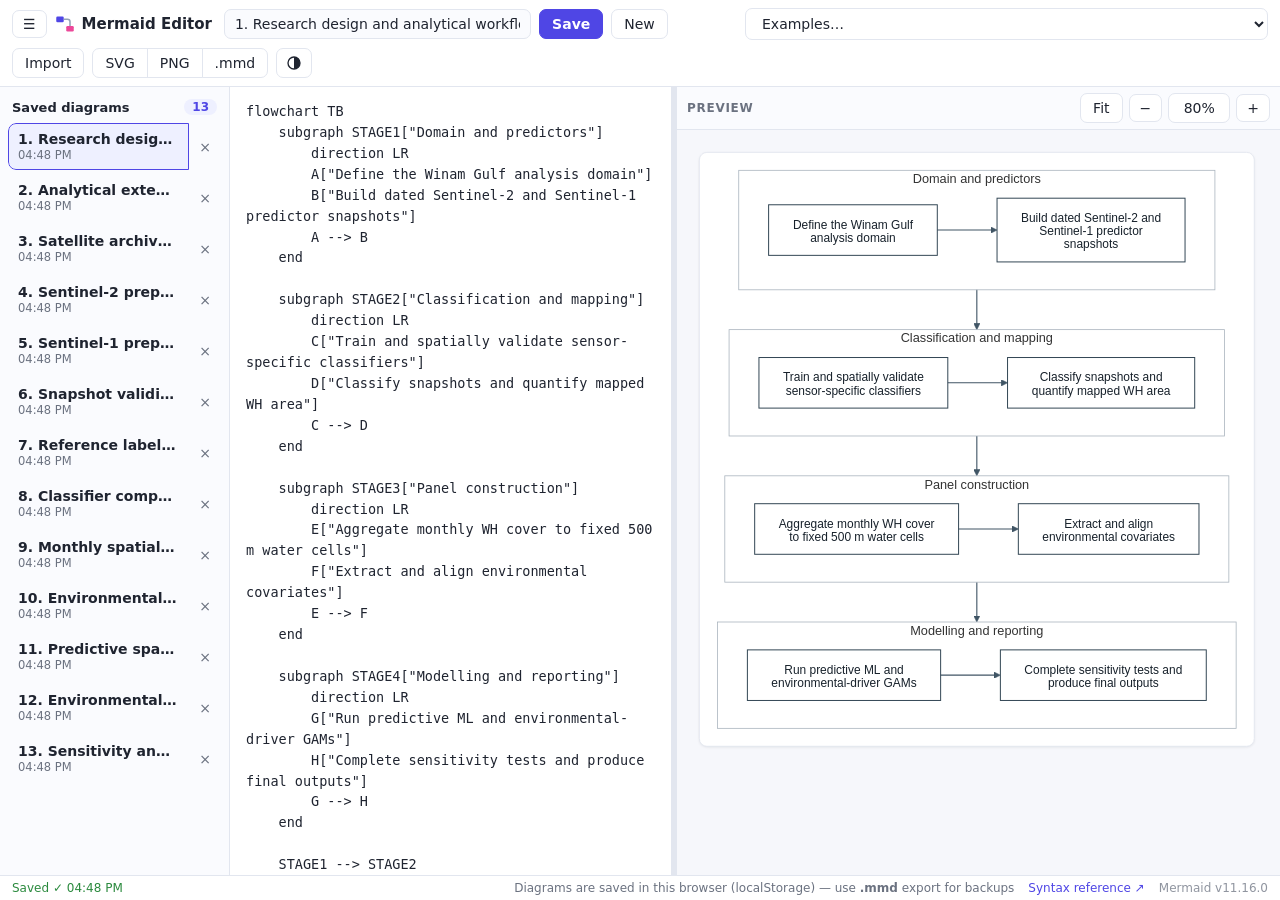
<file: mermaid-editor/index.html>
<!DOCTYPE html>
<html lang="en">
<head>
<meta charset="utf-8">
<meta name="viewport" content="width=device-width, initial-scale=1">
<title>Mermaid Flowchart Editor</title>
<link rel="icon" href="data:image/svg+xml,%3Csvg xmlns='http://www.w3.org/2000/svg' viewBox='0 0 32 32'%3E%3Crect x='2' y='4' width='12' height='9' rx='2' fill='%234f46e5'/%3E%3Crect x='18' y='19' width='12' height='9' rx='2' fill='%23ec4899'/%3E%3Cpath d='M14 8.5h6a4 4 0 0 1 4 4v6.5' stroke='%2394a3b8' stroke-width='2.5' fill='none'/%3E%3C/svg%3E">
<link rel="stylesheet" href="styles.css">
</head>
<body>

<header class="topbar">
  <button id="btn-sidebar" class="icon-btn" title="Show / hide saved diagrams">☰</button>
  <div class="brand" title="Mermaid Flowchart Editor">
    <svg viewBox="0 0 32 32" width="20" height="20" aria-hidden="true"><rect x="2" y="4" width="12" height="9" rx="2" fill="#4f46e5"/><rect x="18" y="19" width="12" height="9" rx="2" fill="#ec4899"/><path d="M14 8.5h6a4 4 0 0 1 4 4v6.5" stroke="#94a3b8" stroke-width="2.5" fill="none"/></svg>
    <span>Mermaid&nbsp;Editor</span>
  </div>
  <input id="diagram-name" type="text" placeholder="Untitled diagram" autocomplete="off" spellcheck="false">
  <button id="btn-save" class="primary" title="Save to this browser (Ctrl+S)">Save</button>
  <button id="btn-new" title="Start a new diagram">New</button>
  <span class="flex-spacer"></span>
  <select id="examples" title="Insert an example">
    <option value="" selected disabled>Examples…</option>
  </select>
  <button id="btn-import" title="Open a .mmd text file">Import</button>
  <input id="file-input" type="file" accept=".mmd,.mermaid,.txt" hidden>
  <span class="btn-group" role="group" aria-label="Export">
    <button id="btn-export-svg" title="Download as SVG image">SVG</button>
    <button id="btn-export-png" title="Download as PNG image (2× resolution)">PNG</button>
    <button id="btn-export-mmd" title="Download the Mermaid source as a .mmd file">.mmd</button>
  </span>
  <button id="btn-theme" class="icon-btn theme-btn" title="Appearance"></button>
</header>

<div class="layout">
  <aside id="sidebar">
    <div class="sidebar-head">
      <span>Saved diagrams</span>
      <span id="saved-count" class="count-badge">0</span>
    </div>
    <ul id="saved-list"></ul>
    <p id="sidebar-empty" class="sidebar-empty">Nothing saved yet.<br>Press <strong>Save</strong> to keep a diagram in this browser.</p>
  </aside>

  <main class="split">
    <section class="editor-pane" id="editor-pane">
      <textarea id="code" spellcheck="false" autocomplete="off" autocapitalize="off"
        placeholder="Type Mermaid code here, e.g.&#10;&#10;flowchart TD&#10;    A[Start] --> B{Decision}&#10;    B -- Yes --> C[Do it]&#10;    B -- No  --> D[Skip]"></textarea>
    </section>

    <div class="divider" id="divider" title="Drag to resize"></div>

    <section class="preview-pane">
      <div class="preview-toolbar">
        <span class="preview-label">Preview</span>
        <span class="flex-spacer"></span>
        <button id="btn-zoom-fit" title="Scale the diagram to fit the pane">Fit</button>
        <button id="btn-zoom-out" class="icon-btn" title="Zoom out">−</button>
        <button id="btn-zoom-reset" class="zoom-reset" title="Reset to actual size">100%</button>
        <button id="btn-zoom-in" class="icon-btn" title="Zoom in">+</button>
      </div>
      <div id="error-bar" hidden></div>
      <div id="preview-scroll">
        <div id="preview"></div>
      </div>
    </section>
  </main>
</div>

<!-- In-page confirmation. Native confirm() is ignored in sandboxed frames
     (no allow-modals), which silently cancelled every action it guarded. -->
<div id="dialog-backdrop" class="dialog-backdrop" hidden>
  <div class="dialog" role="dialog" aria-modal="true" aria-labelledby="dialog-title" aria-describedby="dialog-body">
    <h2 id="dialog-title"></h2>
    <p id="dialog-body"></p>
    <div class="dialog-actions">
      <button id="dialog-cancel"></button>
      <button id="dialog-extra" hidden></button>
      <button id="dialog-confirm" class="primary"></button>
    </div>
  </div>
</div>

<div id="toast" class="toast" role="status" aria-live="polite" hidden></div>

<footer class="statusbar">
  <span id="save-status">Not saved yet</span>
  <span class="flex-spacer"></span>
  <span class="statusbar-note">Diagrams are saved in this browser (localStorage) — use <strong>.mmd</strong> export for backups</span>
  <a href="https://mermaid.js.org/syntax/flowchart.html" target="_blank" rel="noopener">Syntax reference ↗</a>
  <span class="dim">Mermaid v11.16.0</span>
</footer>

<script src="vendor/mermaid.min.js"></script>
<script src="library.js"></script>
<script src="app.js"></script>
</body>
</html>
</file>
<file: mermaid-editor/styles.css>
/* ---------- theme ---------- */
:root {
  --bg: #f6f7fb;
  --panel: #ffffff;
  --panel-alt: #fafbfe;
  --border: #e2e6ef;
  --text: #1f2430;
  --text-dim: #6b7280;
  --accent: #4f46e5;
  --accent-soft: #eef0ff;
  --danger: #c92a2a;
  --error-bg: #fff0f0;
  --error-border: #ffc9c9;
  --shadow: 0 1px 3px rgba(15, 23, 42, 0.08);
  color-scheme: light;
}

/* Dark tokens apply in two cases: the OS asks for dark and the user hasn't
   pinned light, or the user pinned dark outright. The rule is duplicated
   rather than combined so neither case depends on selector ordering.
   data-theme is set by the toolbar toggle; absent means "follow the OS". */
@media (prefers-color-scheme: dark) {
  :root:not([data-theme="light"]) {
    --bg: #14161d;
    --panel: #1d2027;
    --panel-alt: #191c23;
    --border: #2e323d;
    --text: #e6e8ee;
    --text-dim: #9aa1af;
    --accent: #818cf8;
    --accent-soft: #262a44;
    --danger: #ff8787;
    --error-bg: #2c1c1e;
    --error-border: #5c2a2e;
    --shadow: 0 1px 3px rgba(0, 0, 0, 0.4);
    color-scheme: dark;
  }
}

:root[data-theme="dark"] {
  --bg: #14161d;
  --panel: #1d2027;
  --panel-alt: #191c23;
  --border: #2e323d;
  --text: #e6e8ee;
  --text-dim: #9aa1af;
  --accent: #818cf8;
  --accent-soft: #262a44;
  --danger: #ff8787;
  --error-bg: #2c1c1e;
  --error-border: #5c2a2e;
  --shadow: 0 1px 3px rgba(0, 0, 0, 0.4);
  color-scheme: dark;
}

* { box-sizing: border-box; }

html, body {
  height: 100%;
  margin: 0;
}

body {
  display: flex;
  flex-direction: column;
  font-family: ui-sans-serif, system-ui, -apple-system, "Segoe UI", Roboto, Arial, sans-serif;
  font-size: 14px;
  color: var(--text);
  background: var(--bg);
}

/* ---------- top bar ---------- */
.topbar {
  display: flex;
  align-items: center;
  gap: 8px;
  padding: 8px 12px;
  background: var(--panel);
  border-bottom: 1px solid var(--border);
  flex-wrap: wrap;
}

.brand {
  display: flex;
  align-items: center;
  gap: 7px;
  font-weight: 650;
  font-size: 15px;
  margin-right: 4px;
  user-select: none;
  white-space: nowrap;
}

.flex-spacer { flex: 1; }

button, select {
  font: inherit;
  color: var(--text);
  background: var(--panel);
  border: 1px solid var(--border);
  border-radius: 7px;
  padding: 6px 12px;
  cursor: pointer;
}

button:hover, select:hover { border-color: var(--accent); }

button:active { transform: translateY(1px); }

button.primary {
  background: var(--accent);
  border-color: var(--accent);
  color: #fff;
  font-weight: 600;
}

button.primary:hover { filter: brightness(1.08); }

button.primary.dirty::after {
  content: " •";
  font-weight: 900;
}

.icon-btn {
  padding: 6px 10px;
  line-height: 1;
}

.theme-btn {
  display: inline-flex;
  align-items: center;
  justify-content: center;
  padding: 6px 9px;
}

.theme-btn svg { display: block; }

.btn-group {
  display: inline-flex;
}

.btn-group button {
  border-radius: 0;
  margin-left: -1px;
}

.btn-group button:first-child { border-radius: 7px 0 0 7px; margin-left: 0; }
.btn-group button:last-child { border-radius: 0 7px 7px 0; }

#diagram-name {
  font: inherit;
  color: var(--text);
  background: var(--panel-alt);
  border: 1px solid var(--border);
  border-radius: 7px;
  padding: 6px 10px;
  width: clamp(140px, 24vw, 320px);
}

#diagram-name:focus {
  outline: 2px solid var(--accent);
  outline-offset: -1px;
}

/* ---------- layout ---------- */
.layout {
  flex: 1;
  display: flex;
  min-height: 0;
}

/* ---------- sidebar ---------- */
#sidebar {
  width: 230px;
  flex: 0 0 auto;
  display: flex;
  flex-direction: column;
  background: var(--panel-alt);
  border-right: 1px solid var(--border);
  overflow-y: auto;
}

#sidebar.hidden { display: none; }

.sidebar-head {
  display: flex;
  align-items: center;
  justify-content: space-between;
  padding: 12px 12px 8px;
  font-weight: 650;
  font-size: 13px;
}

.count-badge {
  background: var(--accent-soft);
  color: var(--accent);
  border-radius: 99px;
  padding: 1px 8px;
  font-size: 12px;
  font-weight: 600;
}

#saved-list {
  list-style: none;
  margin: 0;
  padding: 0 8px 12px;
}

#saved-list li {
  display: flex;
  align-items: stretch;
  margin-bottom: 4px;
  border-radius: 8px;
  overflow: hidden;
}

#saved-list li.active .open-btn {
  background: var(--accent-soft);
  border-color: var(--accent);
}

.open-btn {
  flex: 1;
  min-width: 0;
  text-align: left;
  border: 1px solid transparent;
  background: transparent;
  padding: 7px 9px;
  border-radius: 8px 0 0 8px;
}

.open-btn:hover { background: var(--accent-soft); }

.open-btn .doc-name {
  display: block;
  font-weight: 600;
  white-space: nowrap;
  overflow: hidden;
  text-overflow: ellipsis;
}

.open-btn .doc-date {
  display: block;
  font-size: 11.5px;
  color: var(--text-dim);
  margin-top: 1px;
}

.del-btn {
  flex: 0 0 auto;
  border: 1px solid transparent;
  background: transparent;
  color: var(--text-dim);
  padding: 0 9px;
  border-radius: 0 8px 8px 0;
}

.del-btn:hover {
  color: var(--danger);
  background: var(--error-bg);
  border-color: transparent;
}

.sidebar-empty {
  padding: 4px 14px;
  color: var(--text-dim);
  font-size: 12.5px;
  line-height: 1.5;
}

/* ---------- split editor / preview ---------- */
.split {
  flex: 1;
  display: flex;
  min-width: 0;
  min-height: 0;
}

.editor-pane {
  flex: 0 0 42%;
  min-width: 180px;
  display: flex;
  min-height: 0;
}

#code {
  flex: 1;
  width: 100%;
  resize: none;
  border: none;
  outline: none;
  padding: 14px 16px;
  background: var(--panel);
  color: var(--text);
  font-family: ui-monospace, "Cascadia Code", "SF Mono", Menlo, Consolas, monospace;
  font-size: 13.5px;
  line-height: 1.55;
  tab-size: 4;
}

.divider {
  flex: 0 0 6px;
  cursor: col-resize;
  background: var(--border);
  transition: background 0.15s;
}

.divider:hover, .divider.dragging { background: var(--accent); }

.preview-pane {
  flex: 1;
  min-width: 0;
  display: flex;
  flex-direction: column;
  background: var(--bg);
  position: relative;
}

.preview-toolbar {
  display: flex;
  align-items: center;
  gap: 6px;
  padding: 6px 10px;
  border-bottom: 1px solid var(--border);
  background: var(--panel-alt);
}

.preview-label {
  font-size: 12px;
  font-weight: 650;
  text-transform: uppercase;
  letter-spacing: 0.06em;
  color: var(--text-dim);
}

.zoom-reset {
  min-width: 62px;
  font-variant-numeric: tabular-nums;
  padding: 6px 8px;
}

#error-bar {
  position: absolute;
  top: 44px;
  left: 10px;
  right: 10px;
  z-index: 5;
  background: var(--error-bg);
  border: 1px solid var(--error-border);
  color: var(--danger);
  border-radius: 8px;
  padding: 8px 12px;
  font-family: ui-monospace, Menlo, Consolas, monospace;
  font-size: 12.5px;
  white-space: pre-wrap;
  box-shadow: var(--shadow);
  max-height: 34%;
  overflow: auto;
}

#preview-scroll {
  flex: 1;
  overflow: auto;
  padding: 22px;
}

#preview {
  transform-origin: 0 0;
  width: fit-content;
}

#preview svg {
  display: block;
  /* app.js pins width/height to the diagram's real size; keep the frame's
     padding outside that measurement so the drawing is never squeezed. */
  box-sizing: content-box;
  background: var(--panel);
  border: 1px solid var(--border);
  border-radius: 10px;
  box-shadow: var(--shadow);
  padding: 14px;
}

#preview .placeholder {
  color: var(--text-dim);
  font-size: 13px;
  padding: 8px 2px;
}

/* ---------- status bar ---------- */
.statusbar {
  display: flex;
  align-items: center;
  gap: 14px;
  padding: 5px 12px;
  border-top: 1px solid var(--border);
  background: var(--panel);
  font-size: 12px;
  color: var(--text-dim);
  flex-wrap: wrap;
}

.statusbar a { color: var(--accent); text-decoration: none; }
.statusbar a:hover { text-decoration: underline; }
.statusbar .dim { opacity: 0.75; }

#save-status.saved { color: #2b8a3e; }
@media (prefers-color-scheme: dark) {
  :root:not([data-theme="light"]) #save-status.saved { color: #69db7c; }
}
:root[data-theme="dark"] #save-status.saved { color: #69db7c; }

/* ---------- confirmation dialog ---------- */
.dialog-backdrop {
  position: fixed;
  inset: 0;
  z-index: 100;
  display: flex;
  align-items: center;
  justify-content: center;
  padding: 20px;
  background: rgba(15, 23, 42, 0.45);
}

.dialog-backdrop[hidden] { display: none; }

.dialog {
  width: min(430px, 100%);
  background: var(--panel);
  border: 1px solid var(--border);
  border-radius: 12px;
  padding: 20px 22px 18px;
  box-shadow: 0 12px 32px rgba(15, 23, 42, 0.25);
}

.dialog h2 {
  margin: 0 0 8px;
  font-size: 16px;
  font-weight: 650;
  text-wrap: balance;
}

.dialog p {
  margin: 0 0 18px;
  color: var(--text-dim);
  line-height: 1.5;
  overflow-wrap: anywhere;
}

.dialog-actions {
  display: flex;
  justify-content: flex-end;
  gap: 8px;
  flex-wrap: wrap;
}

.dialog-actions button[hidden] { display: none; }

#dialog-confirm.danger {
  background: var(--danger);
  border-color: var(--danger);
  color: #fff;
}

/* ---------- toast ---------- */
.toast {
  position: fixed;
  left: 50%;
  bottom: 46px;
  transform: translateX(-50%);
  z-index: 110;
  max-width: min(520px, calc(100vw - 32px));
  background: var(--panel);
  color: var(--text);
  border: 1px solid var(--border);
  border-left: 3px solid var(--accent);
  border-radius: 8px;
  padding: 10px 16px;
  box-shadow: 0 8px 24px rgba(15, 23, 42, 0.22);
  font-size: 13px;
  line-height: 1.45;
}

.toast[hidden] { display: none; }
.toast.error { border-left-color: var(--danger); }

button:focus-visible,
select:focus-visible,
input:focus-visible,
a:focus-visible {
  outline: 2px solid var(--accent);
  outline-offset: 2px;
}

/* ---------- small screens ---------- */
@media (max-width: 800px) {
  .split { flex-direction: column; }
  .editor-pane { flex: 0 0 40%; }
  .divider { display: none; }
  #sidebar { position: absolute; z-index: 10; height: calc(100% - 0px); box-shadow: var(--shadow); }
  .statusbar-note { display: none; }
}
</file>
